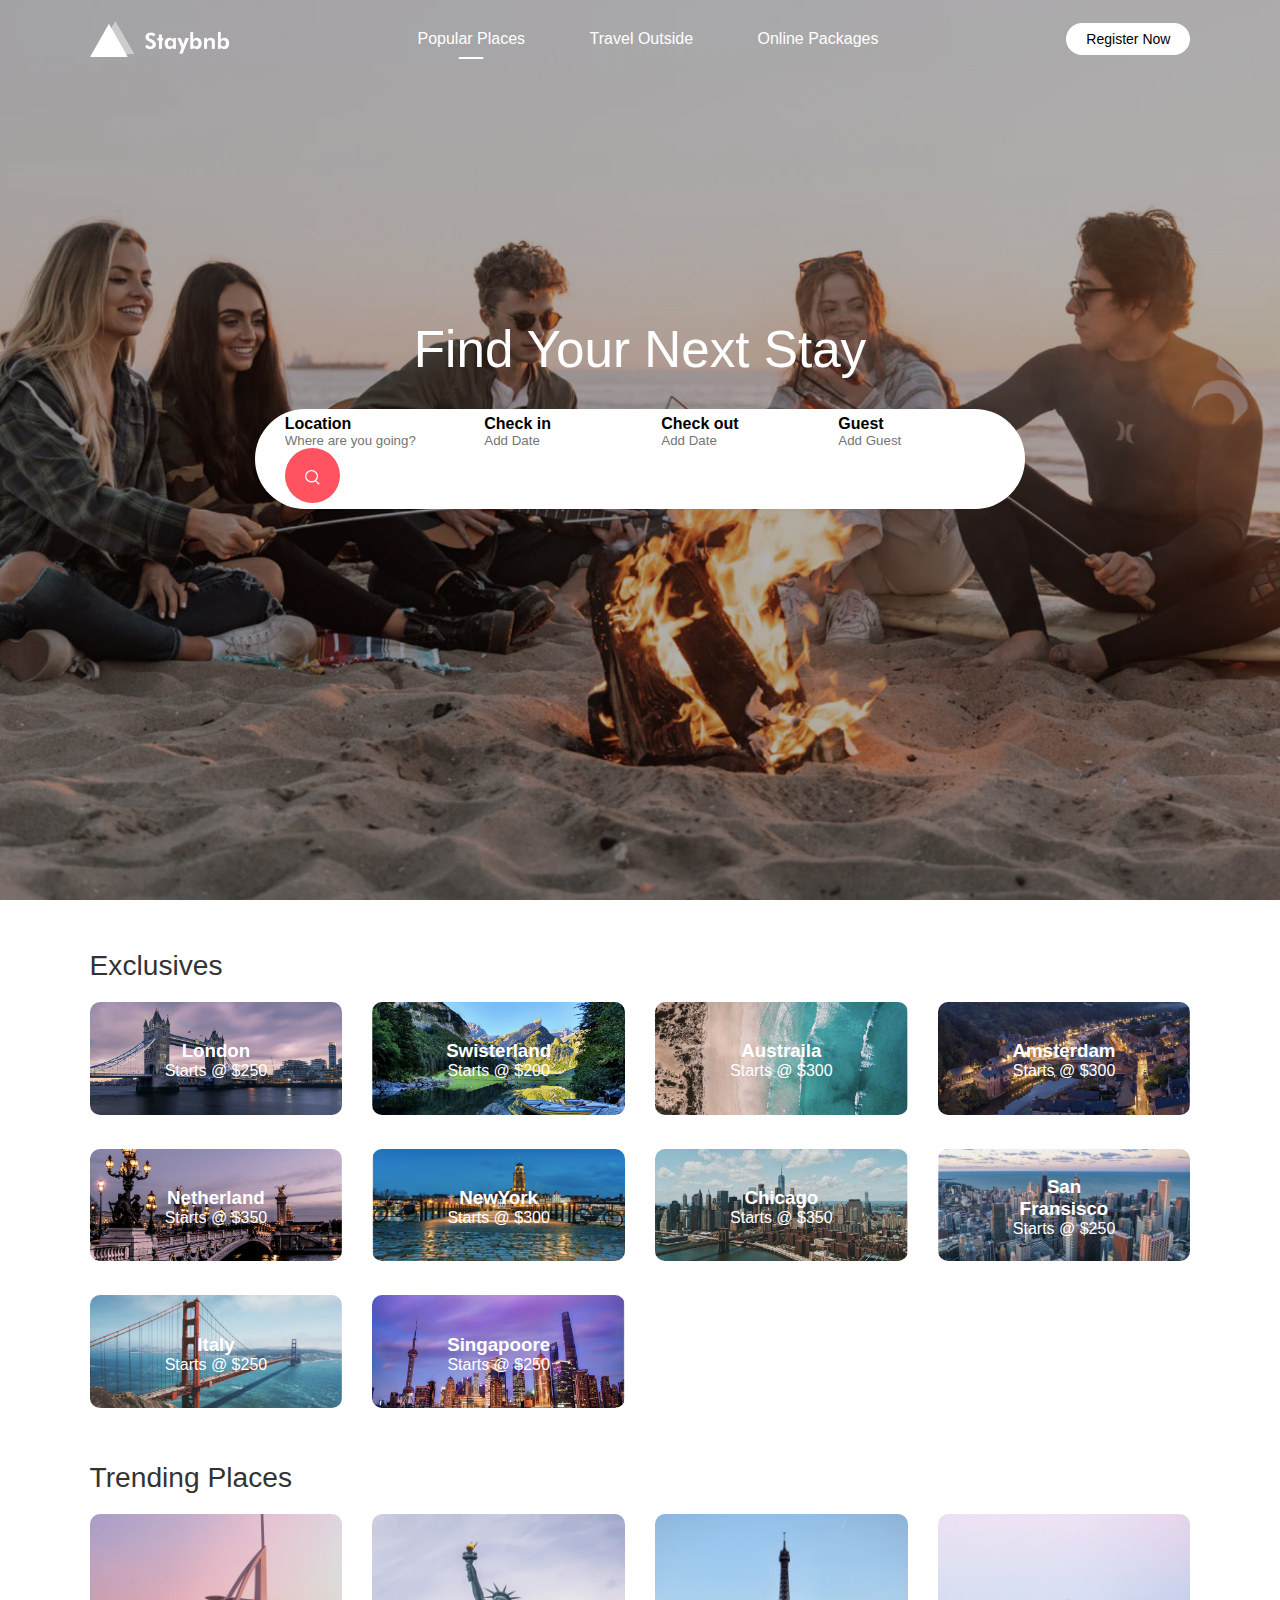
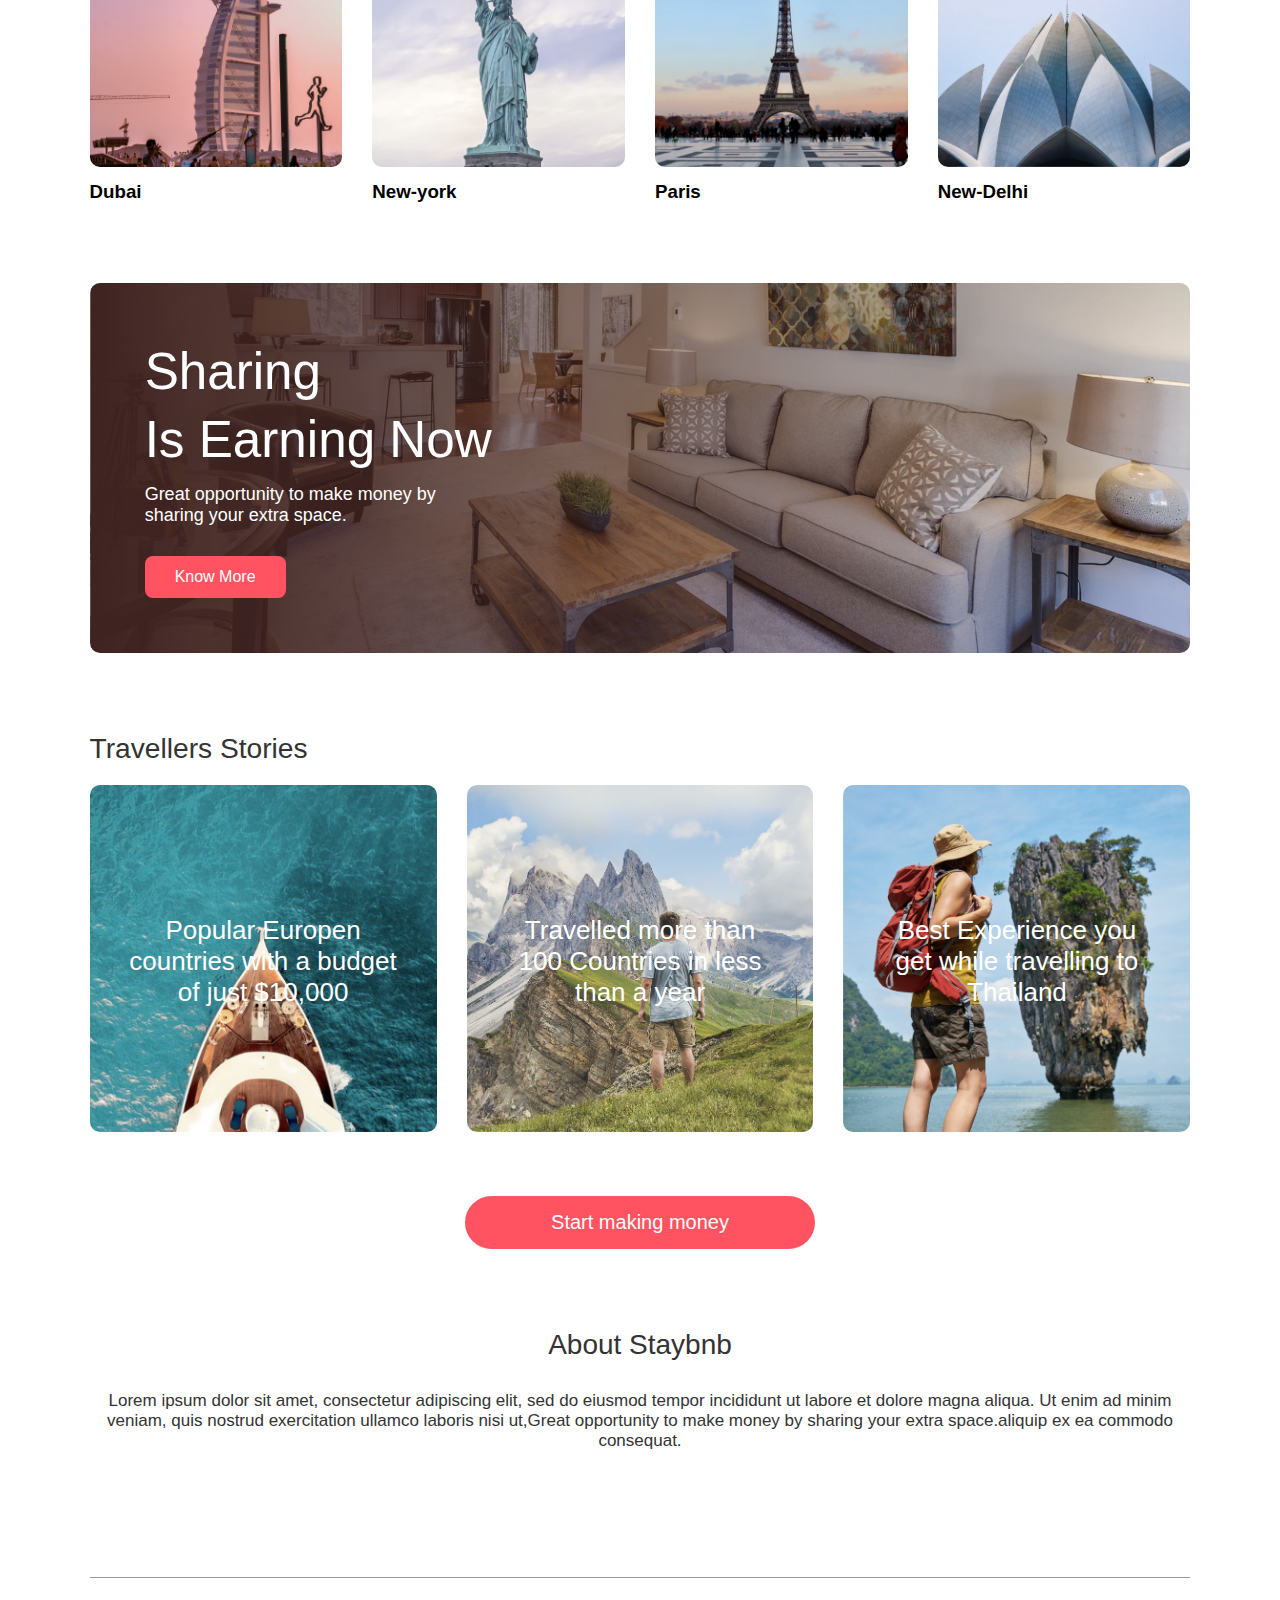
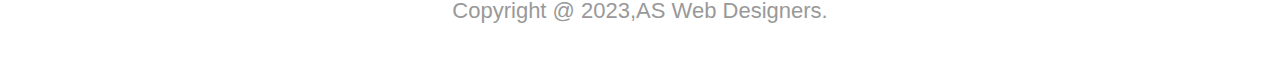
<file: index.html>
<!DOCTYPE html>
<html>
  <head>
    <meta name="viewport" content="width=device-width,initial-scale=1.0" />
    <title>Staybnb-Travel Around The World</title>
    <link rel="stylesheet" href="style.css" />
    <script src="https://cdnjs.cloudflare.com/ajax/libs/font-awesome/6.4.0/css/all.min.css"></script>
  </head>
  <body>
    <div class="header">
      <nav>
        <img src="images/logo.png" class="logo" />
        <ul class="nav-links">
          <li><a href="house.html" class="active">Popular Places</a></li>
          <li><a href="index.html">Travel Outside</a></li>
          <li><a href="listing.html">Online Packages</a></li>
        </ul>
        <a href="#" class="register-btn">Register Now</a>
      </nav>
      <div class="container">
        <h1>Find Your Next Stay</h1>
        <div class="search-bar">
          <form>
            <div class="location-input">
              <label>Location</label>
              <input type="text" placeholder="Where are you going?" />
            </div>

            <div>
              <label>Check in</label>
              <input type="text" placeholder="Add Date" />
            </div>

            <div>
              <label>Check out</label>
              <input type="text" placeholder="Add Date" />
            </div>

            <div>
              <label>Guest</label>
              <input type="text" placeholder="Add Guest" />
            </div>

            <button type="submit"><img src="images/search.png" /></button>
          </form>
        </div>
      </div>
    </div>
    <div class="container">
      <h2 class="sub-title">Exclusives</h2>
      <div class="exclusive">
        <div>
          <img src="images/image-1.png" />
          <span>
            <h3>London</h3>
            <p>Starts @ $250</p>
          </span>
        </div>
        <div>
          <img src="images/image-2.png" />
          <span>
            <h3>Swisterland</h3>
            <p>Starts @ $200</p>
          </span>
        </div>
        <div>
          <img src="images/image-3.png" />
          <span>
            <h3>Austraila</h3>
            <p>Starts @ $300</p>
          </span>
        </div>
        <div>
          <img src="images/image-4.png" />
          <span>
            <h3>Amsterdam</h3>
            <p>Starts @ $300</p>
          </span>
        </div>
        <div>
          <img src="images/image-5.png" />
          <span>
            <h3>Netherland</h3>
            <p>Starts @ $350</p>
          </span>
        </div>
        <div>
          <img src="images/image-6.png" />
          <span>
            <h3>NewYork</h3>
            <p>Starts @ $300</p>
          </span>
        </div>
        <div>
          <img src="images/image-7.png" />
          <span>
            <h3>Chicago</h3>
            <p>Starts @ $350</p>
          </span>
        </div>
        <div>
          <img src="images/image-8.png" />
          <span>
            <h3>San Fransisco</h3>
            <p>Starts @ $250</p>
          </span>
        </div>

        <div>
          <img src="images/image-9.png" />
          <span>
            <h3>Italy</h3>
            <p>Starts @ $250</p>
          </span>
        </div>
        <div>
          <img src="images/image-10.png" />
          <span>
            <h3>Singapoore</h3>
            <p>Starts @ $250</p>
          </span>
        </div>
      </div>

      <h2 class="sub-title">Trending Places</h2>
      <div class="trending">
        <div>
          <img src="images/dubai.png" />
          <h3>Dubai</h3>
        </div>
        <div>
          <img src="images/new-york.png" />
          <h3>New-york</h3>
        </div>
        <div>
          <img src="images/paris.png" />
          <h3>Paris</h3>
        </div>
        <div>
          <img src="images/new-delhi.png" />
          <h3>New-Delhi</h3>
        </div>
      </div>

      <div class="cta">
        <h3>
          Sharing<br />
          Is Earning Now
        </h3>
        <p>
          Great opportunity to make money by <br />sharing your extra space.
        </p>
        <a href="#" class="cta-btn">Know More</a>
      </div>

      <h2 class="sub-title">Travellers Stories</h2>
      <div class="stories">
        <div>
          <img src="images/story-1.png" />
          <p>Popular Europen countries with a budget of just $10,000</p>
        </div>
        <div>
          <img src="images/story-2.png" />
          <p>Travelled more than 100 Countries in less than a year</p>
        </div>
        <div>
          <img src="images/story-3.png" />
          <p>Best Experience you get while travelling to Thailand</p>
        </div>
      </div>
      <a href="#" class="start-btn">Start making money</a>
      <div class="about-msg">
        <h2>About Staybnb</h2>
        <p>
          Lorem ipsum dolor sit amet, consectetur adipiscing elit, sed do
          eiusmod tempor incididunt ut labore et dolore magna aliqua. Ut enim ad
          minim veniam, quis nostrud exercitation ullamco laboris nisi ut,Great
          opportunity to make money by sharing your extra space.aliquip ex ea
          commodo consequat.
        </p>
      </div>

      <div class="footer">
        <a href="https://facebook.com/"><i class="fa fa-facebook-official"></i>
        <a href="https://Youtube.com/"><i class="fa fa-youtube-play"></i></a>
        <a href="https://Twitter.com/"><i class="fa fa-twitter"></i></a>
        <a href="https://instagram.com/"><i class="fa fa-instagram"></i>
        <hr />
        <p>Copyright @ 2023,AS Web Designers.</p>
      </div>

      <script>var navBar=document.getElementById("navBar");
      function togglebtn(){
        navbar.classlist.toggle("hidemenu");
}</script>

    </div>
  </body>
</html>
</file>
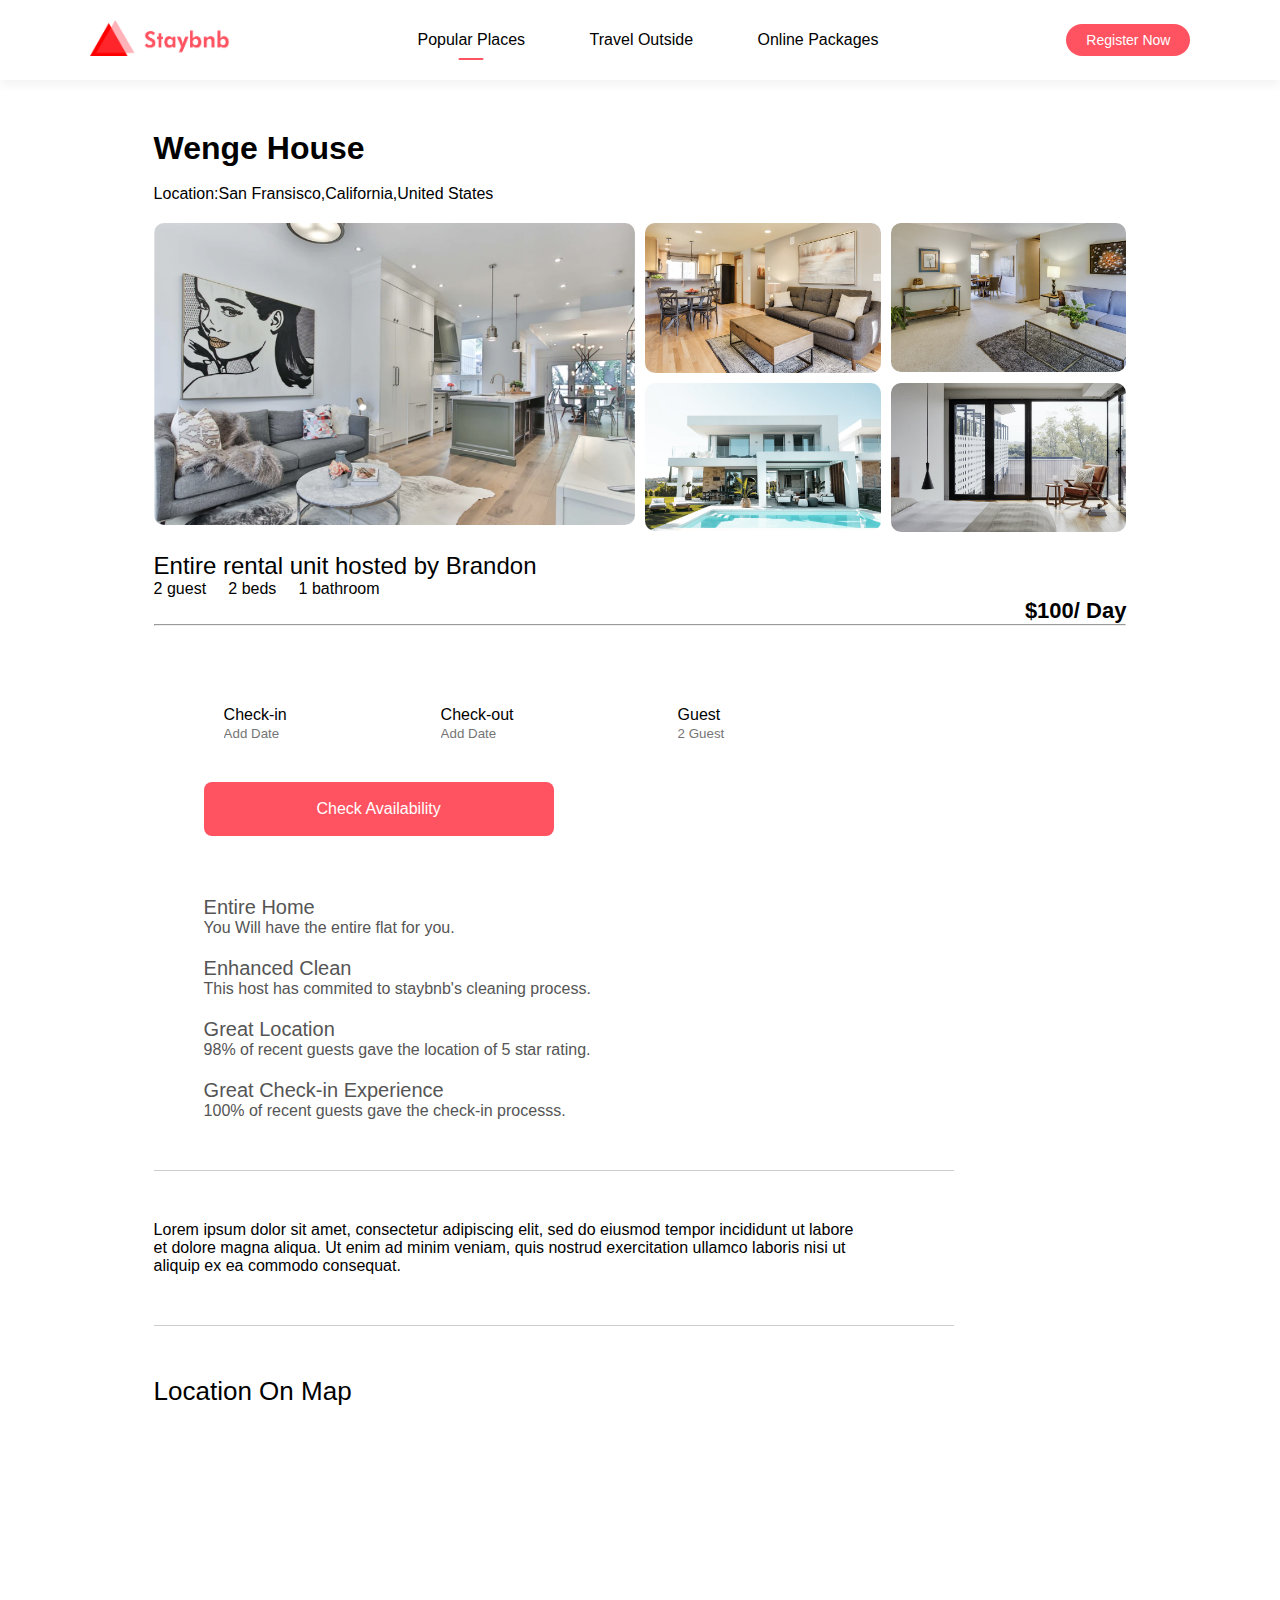
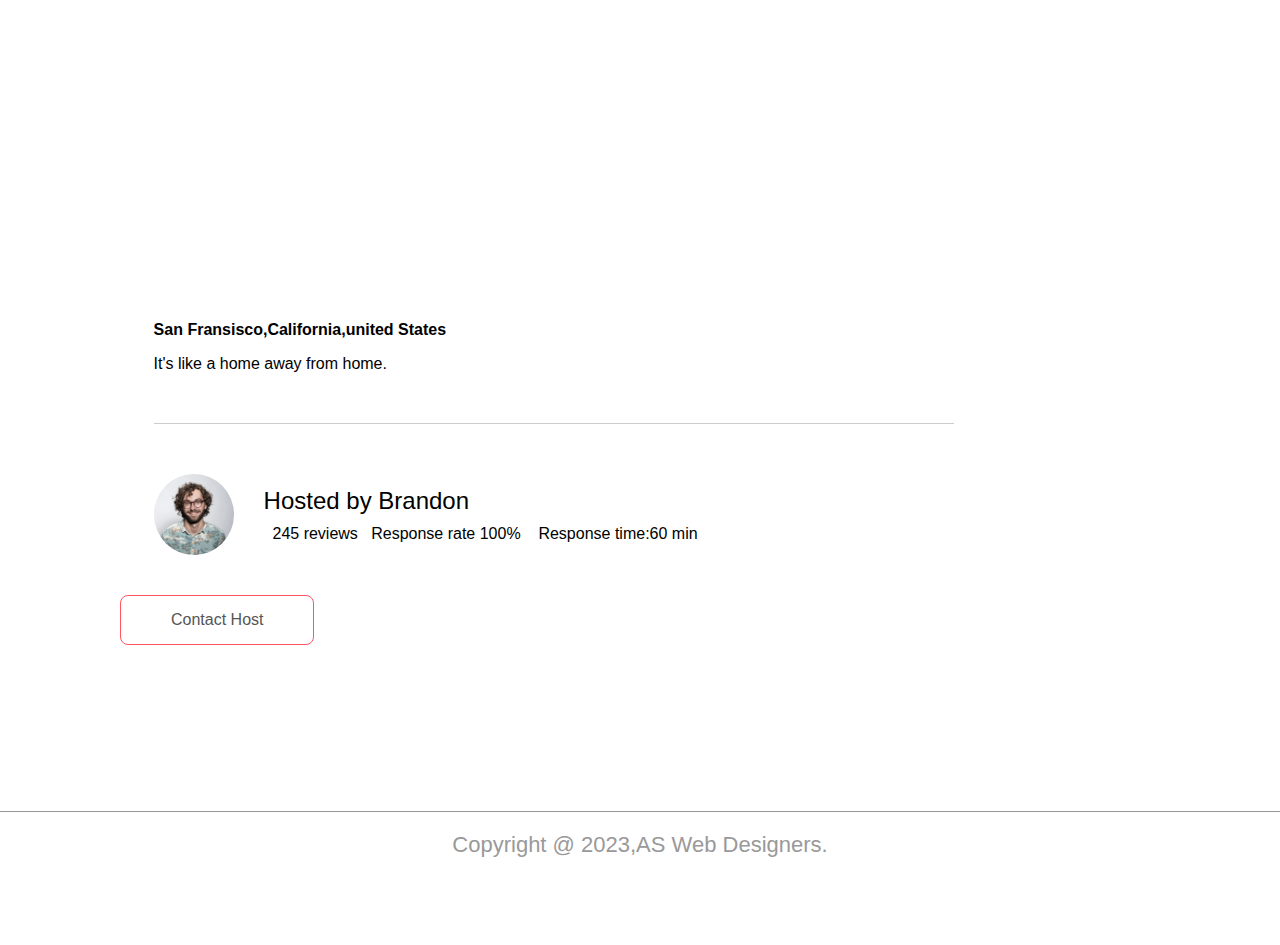
<file: house.html>
<!DOCTYPE html>
<html>
  <head>
    <meta name="viewport" content="width=device-width,initial-scale=1.0" />
    <title>House Detail Page-Travel Around The World</title>
    <link rel="stylesheet" href="style.css" />
    <script src="https://cdnjs.cloudflare.com/ajax/libs/font-awesome/6.4.0/css/all.min.css"></script>
  </head>
  <body>
    <nav id="navBara" class="navbar-white">
      <a href="index.html">
      <img src="images/logo-red.png" class="logo" />
      </a>
      <ul class="nav-links">
        <li><a href="house.html" class="active">Popular Places</a></li>
        <li><a href="index.html">Travel Outside</a></li>
        <li><a href="listing.html">Online Packages</a></li>
      </ul>
      <a href="#" class="register-btn">Register Now</a>
    </nav>
    <div class="house-details">
      <div class="house-title">
        <h1>Wenge House</h1>
        <br />
        <div>
          <p>Location:San Fransisco,California,United States</p>
        </div>
      </div>
      <div class="gallery">
        <div class="gallery-img-1"><img src="images/house-1.png" /></div>
        <div><img src="images/house-2.png" /></div>
        <div><img src="images/house-3.png" /></div>
        <div><img src="images/house-4.png" /></div>
        <div><img src="images/house-5.png" /></div>
      </div>
      <div class="small-details">
        <h2>Entire rental unit hosted by Brandon</h2>
        <p>2 guest &nbsp; &nbsp; 2 beds &nbsp; &nbsp; 1 bathroom</p>
        <h4>$100/ Day</h4>
      </div>
      <hr class="Line" />
      <form class="check-form">
        <div>
          <label>Check-in</label>
          <input type="text" placeholder="Add Date" />
        </div>
        <div>
          <label>Check-out</label>
          <input type="text" placeholder="Add Date" />
        </div>
        <div>
          <div class="guest-field">
            <label>Guest</label>
            <input type="text" placeholder="2 Guest" />
          </div>
        </div>
        <button type="Submit">Check Availability</button>
      </form>

      <ul class="details-list">
        <li>
          Entire Home
          <span>You Will have the entire flat for you.</span>
        </li>
        <li>
          Enhanced Clean
          <span>This host has commited to staybnb's cleaning process.</span>
        </li>
        <li>
          Great Location
          <span>98% of recent guests gave the location of 5 star rating.</span>
        </li>
        <li>
          Great Check-in Experience
          <span>100% of recent guests gave the check-in processs.</span>
        </li>
      </ul>
      <hr class="line" />
      <p class="home-desc">
        Lorem ipsum dolor sit amet, consectetur adipiscing elit, sed do eiusmod
        tempor incididunt ut labore et dolore magna aliqua. Ut enim ad minim
        veniam, quis nostrud exercitation ullamco laboris nisi ut aliquip ex ea
        commodo consequat.
      </p>
      <hr class="line" />

      <div class="map">
        <h3>Location On Map</h3>
        <iframe
          src="https://www.google.com/maps/embed?pb=!1m18!1m12!1m3!1d100940.14245968233!2d-122.43759999999999!3d37.75769999999999!2m3!1f0!2f0!3f0!3m2!1i1024!2i768!4f13.1!3m3!1m2!1s0x80859a6d00690021%3A0x4a501367f076adff!2sSan%20Francisco%2C%20CA%2C%20USA!5e0!3m2!1sen!2slk!4v1683379625864!5m2!1sen!2slk"
          width="600"
          height="450"
          style="border: 0"
          allowfullscreen=""
          loading="lazy"
          referrerpolicy="no-referrer-when-downgrade"
        ></iframe>
        <b>San Fransisco,California,united States</b>
        <p>It's like a home away from home.</p>
      </div>

      <hr class="line" />
      <div class="host">
        <img src="images/host.png" />
        <div>
          <h2>Hosted by Brandon</h2>
          <p>
            &nbsp;&nbsp;245 reviews &nbsp;&nbsp;Response rate 100% &nbsp;&nbsp;
            Response time:60 min
          </p>
        </div>
      </div>
      </div>

      <a href="#" class="contact-host">Contact Host</a>
    </div>

    <div class="footer">
      <div class="footer">
        <a href="https://facebook.com/"><i class="fa fa-facebook-official"></i>
        <a href="https://Youtube.com/"><i class="fa fa-youtube-play"></i></a>
        <a href="https://Twitter.com/"><i class="fa fa-twitter"></i></a>
        <a href="https://instagram.com/"><i class="fa fa-instagram"></i>
        <hr />
        <p>Copyright @ 2023,AS Web Designers.</p>
      </div>

      <script>var navBar=document.getElementById("navBar");
        function togglebtn(){
          navbar.classlist.toggle("hidemenu");
  }</script>
  
    
  </body>
</html>
</file>
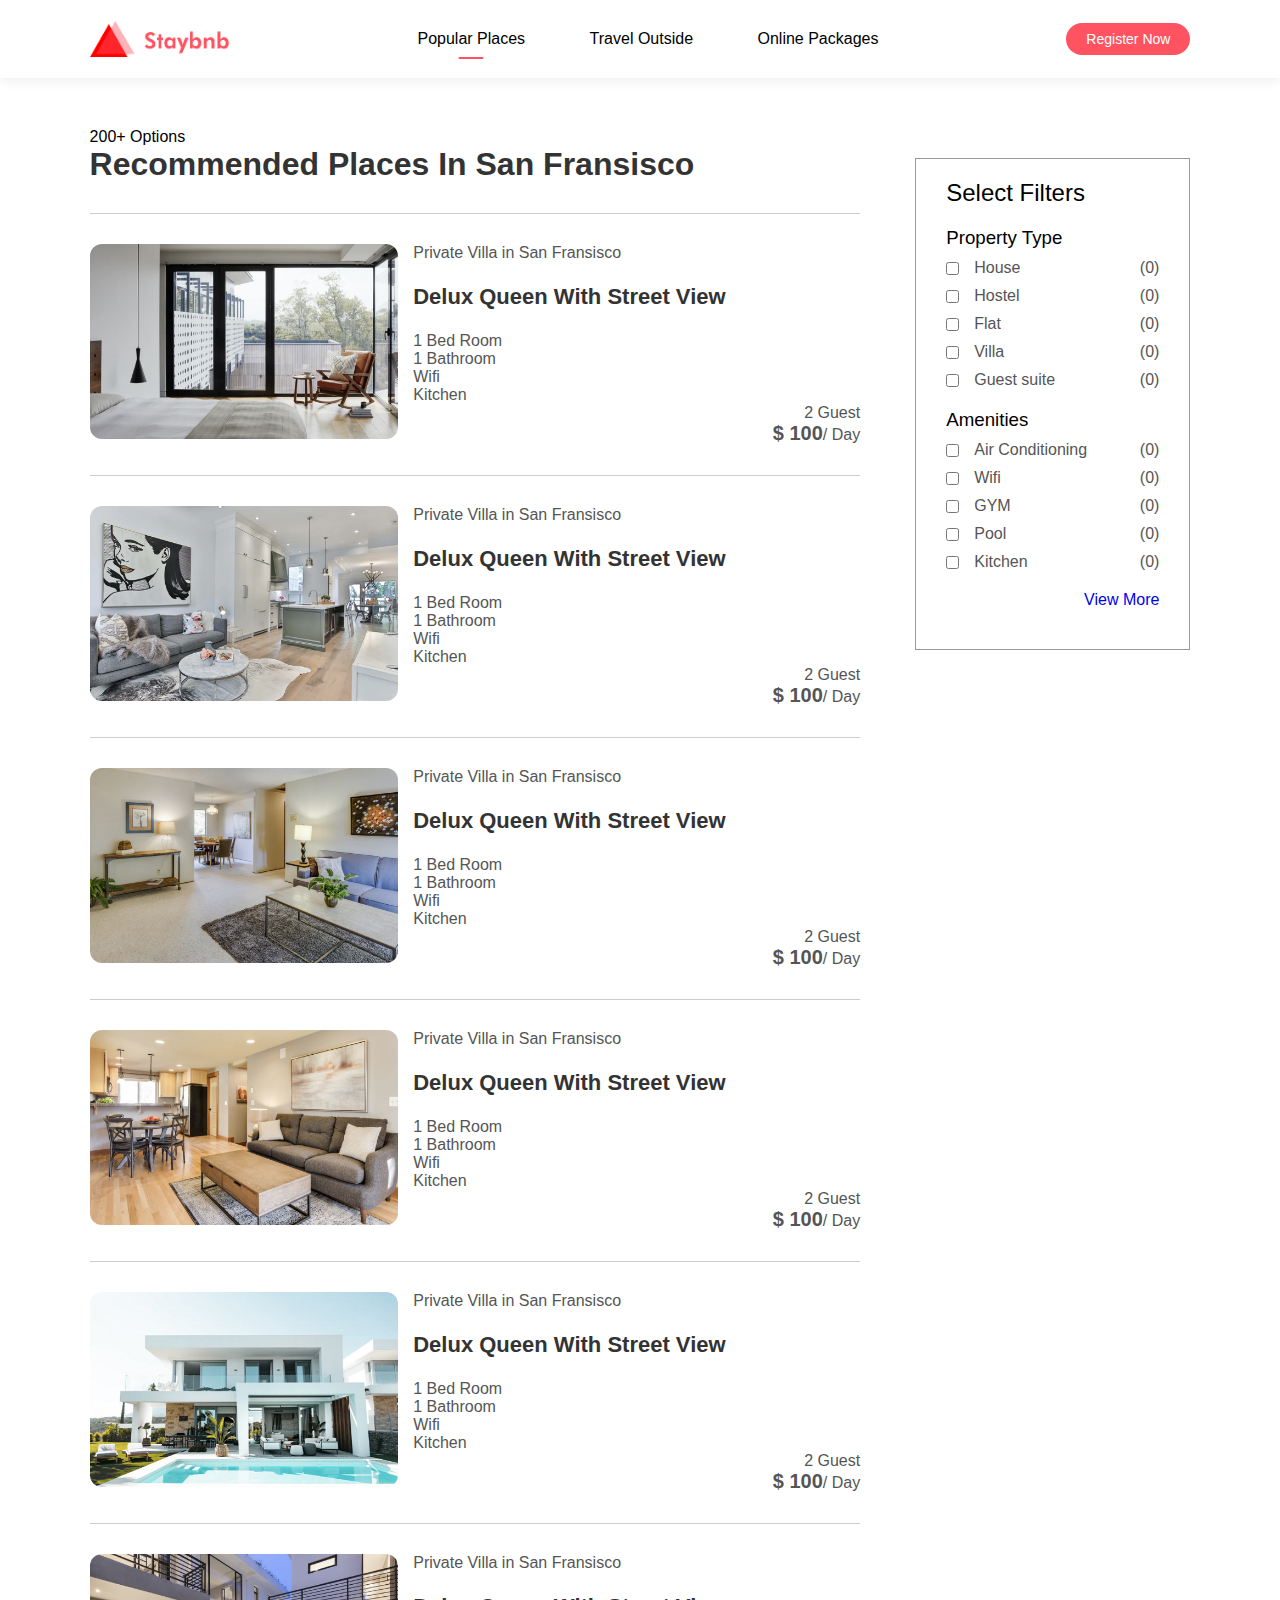
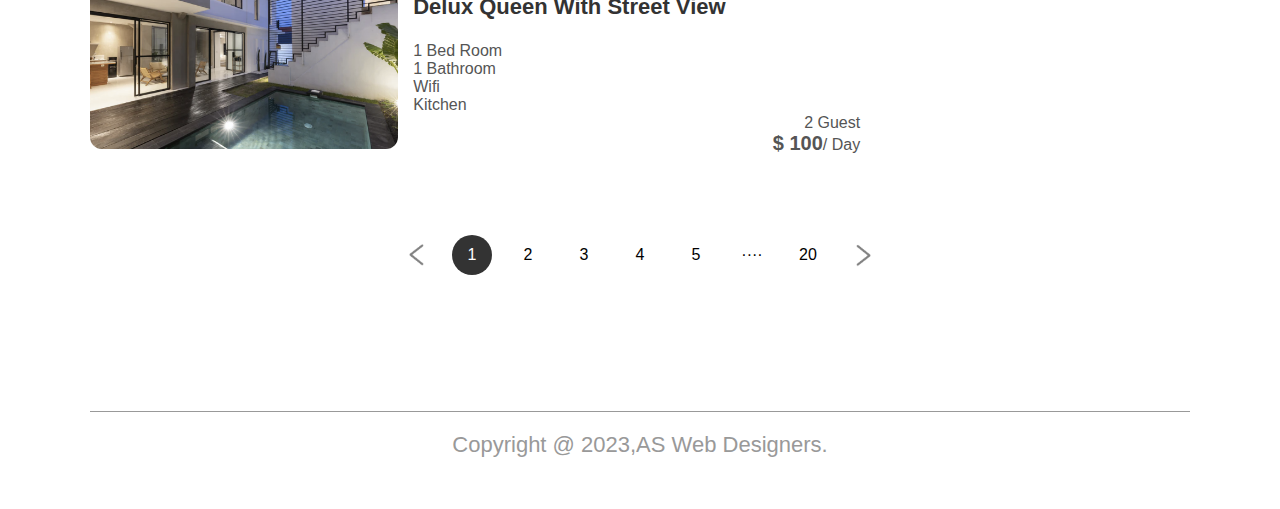
<file: listing.html>
<!DOCTYPE html>
<html>

<head>
  <meta name="viewport" content="width=device-width,initial-scale=1.0" />
  <title>Staybnb-Travel Around The World</title>
  <link rel="stylesheet" href="style.css" />
  <script src="https://cdnjs.cloudflare.com/ajax/libs/font-awesome/6.4.0/css/all.min.css"></script>
</head>

<body>
  <nav id="navBara" class="navbar-white">
    <img src="images/logo-red.png" class="logo" />
    <ul class="nav-links">
      <li><a href="house.html" class="active">Popular Places</a></li>
      <li><a href="index.html">Travel Outside</a></li>
      <li><a href="listing.html">Online Packages</a></li>
    </ul>
    <a href="#" class="register-btn">Register Now</a>
  </nav>

  <div class="container">

    <div class="list-container">
      <div class="left-col">
        <p>200+ Options</p>
        <h1>Recommended Places In San Fransisco</h1>
        <div class="house">
          <div class="house-img">
            <img src="images/image-s1.png">
          </div>
          <div class="house-info">
            <p>Private Villa in San Fransisco</p><br>
            <h3>Delux Queen With Street View </h3><br>
            <p>1 Bed Room<br>1 Bathroom<br>Wifi<br>Kitchen</p>
            <div class="house-price">
              <p>2 Guest</p>
              <h4>$ 100<span>/ Day</span></h4>
            </div>
          </div>
        </div>

        <div class="house">
          <div class="house-img">
            <img src="images/image-s2.png">
          </div>
          <div class="house-info">
            <p>Private Villa in San Fransisco</p><br>
            <h3>Delux Queen With Street View </h3><br>
            <p>1 Bed Room<br>1 Bathroom<br>Wifi<br>Kitchen</p>
            <div class="house-price">
              <p>2 Guest</p>
              <h4>$ 100<span>/ Day</span></h4>
            </div>
          </div>
        </div>

        <div class="house">
          <div class="house-img">
            <img src="images/image-s3.png">
          </div>
          <div class="house-info">
            <p>Private Villa in San Fransisco</p><br>
            <h3>Delux Queen With Street View </h3><br>
            <p>1 Bed Room<br>1 Bathroom<br>Wifi<br>Kitchen</p>
            <div class="house-price">
              <p>2 Guest</p>
              <h4>$ 100<span>/ Day</span></h4>
            </div>
          </div>
        </div>

        <div class="house">
          <div class="house-img">
            <img src="images/image-s4.png">
          </div>
          <div class="house-info">
            <p>Private Villa in San Fransisco</p><br>
            <h3>Delux Queen With Street View </h3><br>
            <p>1 Bed Room<br>1 Bathroom<br>Wifi<br>Kitchen</p>
            <div class="house-price">
              <p>2 Guest</p>
              <h4>$ 100<span>/ Day</span></h4>
            </div>
          </div>
        </div>

        <div class="house">
          <div class="house-img">
            <img src="images/image-s5.png">
          </div>
          <div class="house-info">
            <p>Private Villa in San Fransisco</p><br>
            <h3>Delux Queen With Street View </h3><br>
            <p>1 Bed Room<br>1 Bathroom<br>Wifi<br>Kitchen</p>
            <div class="house-price">
              <p>2 Guest</p>
              <h4>$ 100<span>/ Day</span></h4>
            </div>
          </div>
        </div>

        <div class="house">
          <div class="house-img">
            <img src="images/image-s6.png">
          </div>
          <div class="house-info">
            <p>Private Villa in San Fransisco</p><br>
            <h3>Delux Queen With Street View </h3><br>
            <p>1 Bed Room<br>1 Bathroom<br>Wifi<br>Kitchen</p>
            <div class="house-price">
              <p>2 Guest</p>
              <h4>$ 100<span>/ Day</span></h4>
            </div>
          </div>
        </div>
      </div>

      <div class="right-col">
        <div class="sidebar">
          <h2>Select Filters</h2>
          <h3>Property Type</h3>
          <div class="filter">
            <input type="checkbox">
            <p>House</p> <span>(0)</span>
          </div>
          <div class="filter">
            <input type="checkbox">
            <p>Hostel</p> <span>(0)</span>
          </div>
          <div class="filter">
            <input type="checkbox">
            <p>Flat</p> <span>(0)</span>
          </div>
          <div class="filter">
            <input type="checkbox">
            <p>Villa</p> <span>(0)</span>
          </div>
          <div class="filter">
            <input type="checkbox">
            <p>Guest suite</p> <span>(0)</span>
          </div>
          <h3>Amenities</h3>
          <div class="filter">
            <input type="checkbox">
            <p>Air Conditioning</p> <span>(0)</span>
          </div>
          <div class="filter">
            <input type="checkbox">
            <p>Wifi</p> <span>(0)</span>
          </div>
          <div class="filter">
            <input type="checkbox">
            <p>GYM</p> <span>(0)</span>
          </div>
          <div class="filter">
            <input type="checkbox">
            <p>Pool</p> <span>(0)</span>
          </div>
          <div class="filter">
            <input type="checkbox">
            <p>Kitchen</p> <span>(0)</span>
          </div>

          <div class="sidebar-link">
            <a href="#">View More</a>
          </div>
        </div>
      </div>
    </div>

    <div class="pagination">
      <img src="images/arrow.png">
      <span class="current">1</span>
      <span>2</span>
      <span>3</span>
      <span>4</span>
      <span>5</span>
      <span>&middot;&middot;&middot;&middot;</span>
      <span>20</span>
      <img src="images/arrow.png" class="right-arrow">
    </div>









    <div class="footer">
      <a href="https://facebook.com/"><i class="fa fa-facebook-official"></i>
        <a href="https://Youtube.com/"><i class="fa fa-youtube-play"></i></a>
        <a href="https://Twitter.com/"><i class="fa fa-twitter"></i></a>
        <a href="https://instagram.com/"><i class="fa fa-instagram"></i>
          <hr />
          <p>Copyright @ 2023,AS Web Designers.</p>
    </div>
  </div>


  <script>var navBar = document.getElementById("navBar");
    function togglebtn() {
      navbar.classlist.toggle("hidemenu");
    }
  </script>
</body>

</html>
</file>
<file: style.css>
* {
  margin: 0;
  padding: 0;
  box-sizing: border-box;
  font-family: "poppins", sans-serif;
}

.header {
  min-height: 100vh;
  width: 100%;
  background-image: linear-gradient(rgba(0, 0, 0, 0.3), rgba(0, 0, 0, 0.3)),
    url(images/banner.png);
  background-position: center;
  background-size: cover;
}

nav {
  display: flex;
  align-items: center;
  justify-content: space-between;
  padding: 20px 7%;
}

.logo {
  width: 140px;
  cursor: pointer;
}

.nav-links li {
  list-style: none;
  display: inline-block;
  margin: 10px 30px;
}

.nav-links li a {
  text-decoration: none;
  color: #fff;
}

.register-btn {
  background: #fff;
  color: #000;
  padding: 8px 20px;
  border-radius: 20px;
  text-decoration: none;
  font-size: 14px;
}

.container {
  padding: 0 7%;
}

.header h1 {
  font-size: 4vw;
  font-weight: 500;
  color: #fff;
  text-align: center;
  padding-top: 22%;
}

.search-bar {
  background: #fff;
  width: 70%;
  margin: 30px auto;
  padding: 6px 10px 6px 30px;
  border-radius: 50px;
}

.search-bar form {
  display: flex;
  align-items: center;
  flex-wrap: wrap;
}

.search-bar form input {
  display: block;
  border: 0;
  outline: none;
  background: transparent;
}

.search-bar form button {
  background: #ff5361;
  width: 55px;
  height: 55px;
  border-radius: 50%;
  border: 0;
  outline: none;
  cursor: pointer;
}

.search-bar form button img {
  width: 15px;
  margin-top: 7px;
}

.location-input {
  flex: 1;
}

.search-bar form label {
  font-weight: 600;
}
/*....exclusives......*/
.sub-title {
  margin: 50px 0 20px;
  font-size: 2.2vw;
  font-weight: 500;
  color: #333;
}

.exclusive {
  display: grid;
  grid-template-columns: repeat(auto-fit, minmax(200px, 1fr));
  grid-gap: 30px;
}

.exclusive div img {
  width: 100%;
  border-radius: 10px;
}

.exclusive div {
  position: relative;
}

.exclusive div span {
  position: absolute;
  top: 50%;
  left: 50%;
  transform: translate(-50%, -50%);
  text-align: center;
  color: #fff;
}
/*......Trending Places....*/
.trending {
  display: grid;
  grid-template-columns: repeat(auto-fit, minmax(200px, 1fr));
  grid-gap: 30px;
  margin-bottom: 30px;
}

.trending div img {
  width: 100%;
  border-radius: 10px;
}

.trending h3 {
  font-weight: 600;
  margin-top: 10px;
}
/*....call to action...*/
.cta {
  margin: 80px 0;
  background-image: linear-gradient(to right, #3f2321, transparent),
    url(images/banner-2.png);
  background-size: cover;
  background-position: center;
  border-radius: 10px;
  padding: 5%;
  color: #fff;
}

.cta h3 {
  font-size: 4vw;
  line-height: 5.3vw;
  font-weight: 500;
}

.cta p {
  font-size: 18px;
  margin: 10px 0;
}

.cta-btn {
  background: #ff5361;
  color: #fff;
  text-decoration: none;
  padding: 12px 30px;
  border-radius: 8px;
  margin-top: 20px;
  display: inline-block;
}
/*..........Travellers Stories......*/
.stories {
  display: grid;
  grid-template-columns: repeat(auto-fit, minmax(200px, 1fr));
  grid-gap: 30px;
  margin-bottom: 30px;
}

.stories div img {
  width: 100%;
  border-radius: 10px;
}

.stories div {
  position: relative;
  text-align: center;
}

.stories p {
  width: 80%;
  position: absolute;
  top: 50%;
  left: 50%;
  transform: translate(-50%, -50%);
  color: #fff;
  font-size: 26px;
}

.start-btn {
  text-decoration: none;
  background: #ff5361;
  color: #fff;
  width: 80%;
  max-width: 350px;
  display: block;
  text-align: center;
  margin: 60px auto;
  padding: 15px;
  border-radius: 30px;
  font-size: 20px;
}

/*......about msg....*/
.about-msg {
  text-align: center;
  margin: 80px 0;
  color: #333;
  font-size: 17px;
}

.about-msg h2 {
  font-size: 28px;
  margin-bottom: 30px;
  font-weight: 500;
}

/*....footer...*/
.footer {
  margin: 80px 0 10px;
  text-align: center;
}

.footer a {
  text-decoration: none;
  color: #999;
  font-size: 22px;
  margin: 0 10px;
}

.footer hr {
  background: #999;
  height: 1px;
  width: 100%;
  border: 0;
  margin: 20px 0;
}

.footer p {
  padding-bottom: 15px;
}

.active {
  position: relative;
}

.active::after {
  content: "";
  background: #fff;
  width: 25px;
  height: 2px;
  position: absolute;
  left: 50%;
  transform: translateX(-50%);
  bottom: -12px;
  border-radius: 2px;
}

/*.......for small screen devices...*/
@media only screen and (max-width: 700px) {
  .logo {
    position: fixed;
    top: 4%;
    left: 7%;
  }

  .nav {
    position: fixed;
    top: 0;
    z-index: 100;
    display: inline-block;
    width: 100%;
    padding: 100px 7% 0;
    background: #000;
    text-align: right;
  }
  nav .nav-links li {
    margin: 10px 0;
    display: block;
  }

  .register-btn {
    margin: 15px 0 30px;
    display: inline-block;
  }
}

/*......listing page....*/

.navbar-white {
  background: #fff;
  box-shadow: 0 5px 10px rgba(0, 0, 0, 0.05);
}

.navbar-white .nav-links li a {
  color: #000;
}

.navbar-white .register-btn {
  background: #ff5361;
  color: #fff;
}

nav.navbar-white .fa-bars {
  color: #000;
}

.navbar-white .active::after {
  background: #ff5361;
}

.list-container {
  margin-top: 50px;
  display: flex;
  flex-wrap: wrap;
  justify-content: space-between;
}

.left-col {
  flex-basis: 70%;
}

.right-col {
  flex-basis: 25%;
}

.left-col h1 {
  color: #333;
  font-weight: 600;
  margin-bottom: 30px;
}

.house {
  display: flex;
  justify-content: space-between;
  flex-wrap: wrap;
  padding: 30px 0;
  border-top: 1px solid #ccc;
}

.house-img {
  flex-basis: 40%;
}

.house-info {
  flex-basis: 58%;
  color: #555;
}

.house-img img {
  width: 100%;
  border-radius: 12px;
}

.house-info h3 {
  font-weight: 600;
  color: #333;
  font-size: 22px;
  margin: 4px 0;
}

.house-price {
  text-align: right;
}

.house-price h4 {
  font-size: 20px;
}
.house-price h4 span {
  font-size: 16px;
  font-weight: 500;
}

.sidebar {
  border: 1px solid #999;
  padding: 20px 30px;
  margin-top: 30px;
}

.sidebar h2 {
  font-weight: 500;
}

.sidebar h3 {
  font-weight: 500;
  margin: 20px 0 10px;
}

.filter {
  display: flex;
  align-items: center;
  color: #555;
  margin-bottom: 10px;
}

.filter p {
  flex: 1;
}

.sidebar-link {
  text-align: right;
  margin: 20px 0;
}

.sidebar-link a {
  text-decoration: none;
}

.pagination {
  display: flex;
  align-items: center;
  justify-content: center;
  margin: 40px 0;
}

.pagination img {
  width: 15px;
  margin: 10px 20px;
}

.filter input {
  margin-right: 15px;
  cursor: pointer;
}

.right-arrow {
  transform: rotate(180deg);
}

.pagination span {
  margin: 10px 8px;
  width: 40px;
  height: 40px;
  line-height: 40px;
  text-align: center;
  border-radius: 50%;
  cursor: pointer;
}

.pagination .current {
  background: #333;
  color: #fff;
}

/*.............small screen for listing pge...*/
@media only screen and (max-width: 700px) {
  .list-container {
    margin-top: 150px;
  }
  .left-col,
  .right-col,
  .house-img,
  .house-info {
    flex-basis: 100%;
  }
  .left-col h1 {
    font-size: 22px;
  }
  .house-info h3 {
    font-size: 18px;
  }
}

/*......house-Details page..........*/
.house-details {
  padding: 0 12%;
}
.house-title {
  margin-top: 50px;
}
.house-title h1 {
  font-weight: 600;
}
.house-title span {
  margin: 0 20px;
}
.gallery {
  display: grid;
  grid-gap: 10px;
  grid-template-areas: "first first . ." "first first . . ";
  margin: 20px 0;
}
.gallery div img {
  width: 100%;
  display: block;
  border-radius: 10px;
}
.gallery-img-1 {
  grid-area: first;
}

.small-details h2 {
  font-weight: 500;
}
.small-details h4 {
  text-align: right;
  font-size: 22px;
}

.line {
  border: 0;
  height: 1px;
  background: #ccc;
  width: 100%;
  max-width: 800px;
  margin: 20px 0 50px;
}
.check-form {
  margin: 30px 0;
  background: #fff;
  box-shadow: 0 0 30 px rgba(0, 0, 0, 0.3);
  border-radius: 8px;
  display: flex;
  flex-wrap: wrap;
  align-items: center;
  padding: 10px 50px;
}
.check-form label {
  display: block;
}
.check-form div {
  padding: 20px;
}
.check-form input {
  background: transparent;
  border: 0;
  outline: none;
}
.check-form button {
  background: #ff5361;
  border: 0;
  outline: none;
  color: #fff;
  padding: 18px;
  width: 350px;
  border-radius: 8px;
  font-size: 16px;
}
.guest-field {
  flex: 1;
}
.details-list {
  list-style: none;
  margin: 50px 0;
}
.details-list li {
  margin-left: 50px;
  font-size: 20px;
  font-weight: 500;
  margin-bottom: 20px;
  color: #555;
}
.details-list li span {
  display: block;
  font-weight: 400;
  font-size: 16px;
}
.home-desc {
  max-width: 700px;
  margin-bottom: 50px;
}
.map {
  margin: 50px 0;
}
.map iframe {
  width: 100%;
  margin-bottom: 30px;
}
.map h3 {
  font-size: 26px;
  font-weight: 500;
  margin-bottom: 30px;
}
.map b {
  display: block;
  margin-bottom: 16px;
}
.host {
  display: flex;
  align-items: center;
}
.host img {
  width: 80px;
  border-radius: 50%;
  margin-right: 30px;
}
.host h2 {
  margin-bottom: 10px;
  font-weight: 500;
}
.contact-host {
  display: inline-block;
  margin: 40px 0 40px 120px;
  text-decoration: none;
  color: #555;
  padding: 15px 50px;
  border: 1px solid #ff5361;
  border-radius: 8px;
}
</file>
